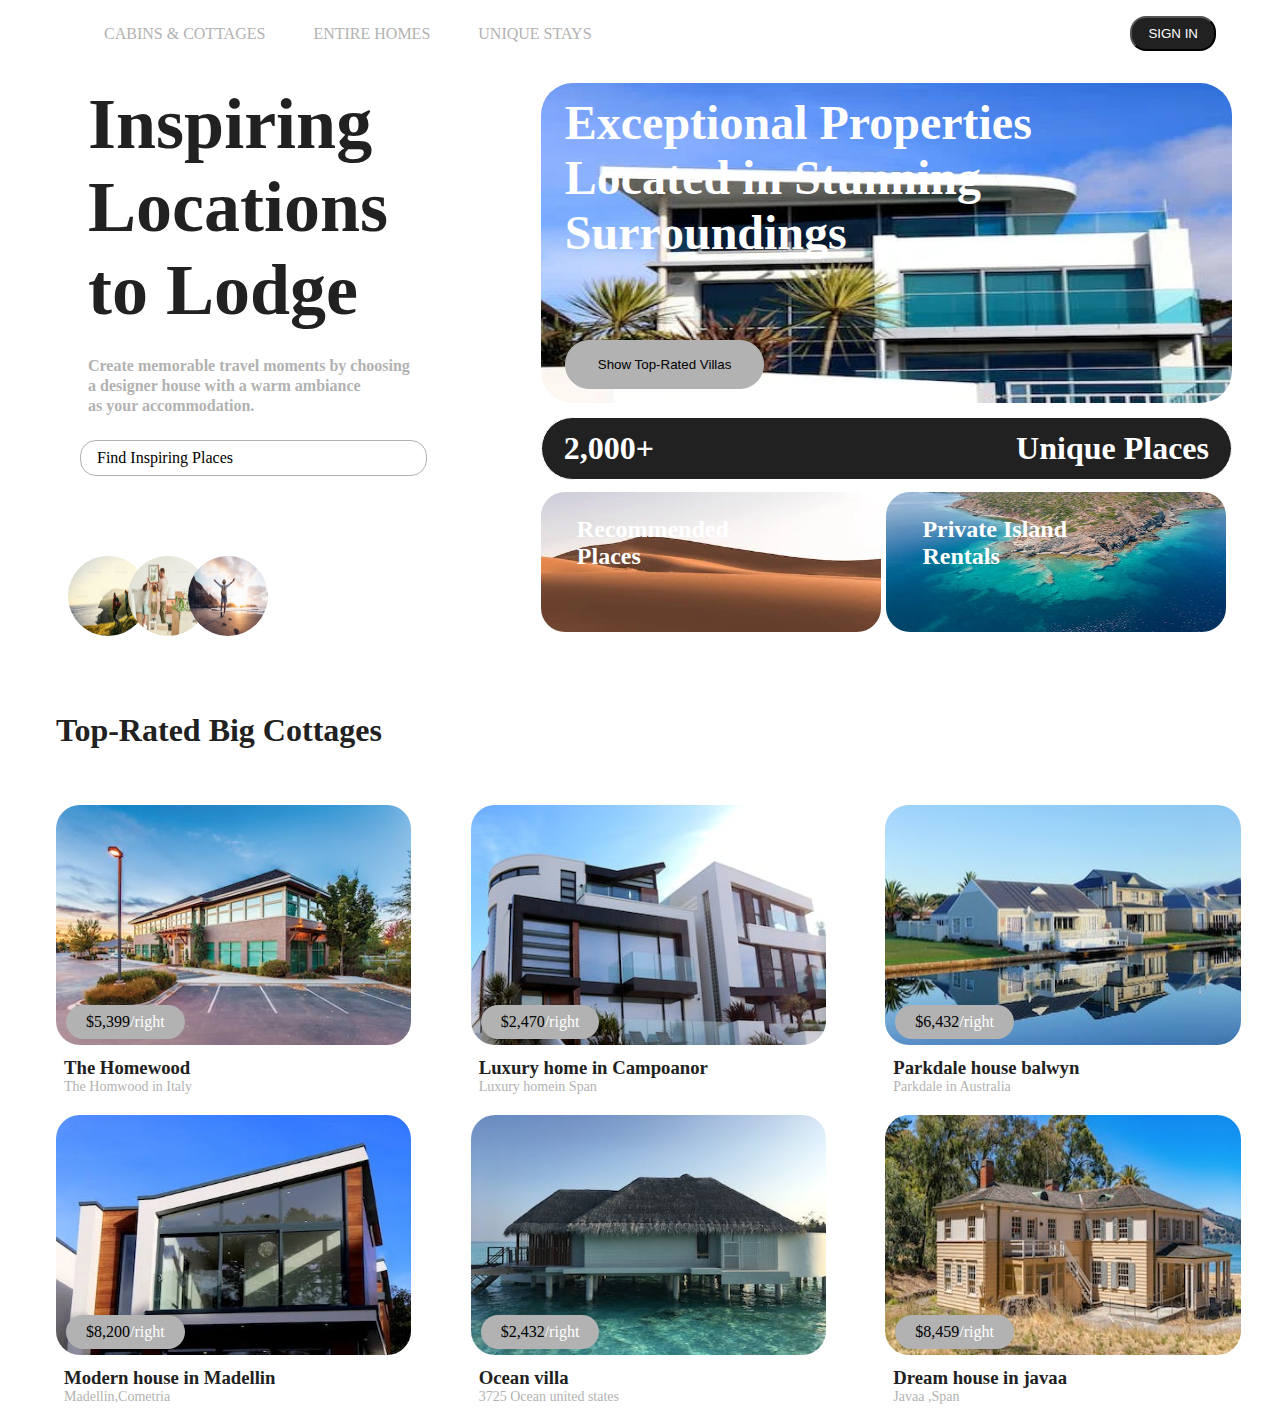
<file: index.html>
<!DOCTYPE html>
<html lang="en">

<head>
   <meta charset="UTF-8">
   <meta name="viewport" content="width=device-width, initial-scale=1.0">
   <title>Mirror House Sud</title>
   <link rel="stylesheet" href="./public/css/app.css" />
   <link rel="stylesheet" href="https://cdnjs.cloudflare.com/ajax/libs/font-awesome/6.4.2/css/all.min.css"
    integrity="sha512-z3gLpd7yknf1YoNbCzqRKc4qyor8gaKU1qmn+CShxbuBusANI9QpRohGBreCFkKxLhei6S9CQXFEbbKuqLg0DA=="
     crossorigin="anonymous" referrerpolicy="no-referrer" />
</head>

<body>
   <div class="container">
      <div class="nav">
         <div class="menu">
            <div><i class="fa-solid fa-house  icon"></i></div>
            <div>
               <ul>
                  <li>CABINS & COTTAGES</li>
                  <LI>ENTIRE HOMES</LI>
                  <LI>UNIQUE STAYS</LI>
               </ul>
            </div>
         </div>
         <div><button>SIGN IN</button></div>
      </div>
      <div class="hero">
         <div class="location">
            <div class="content">
               <div>
                  <h1>Inspiring <br>Locations<br> to Lodge</h1>
               </div>
               <div class="text">Create memorable travel moments by choosing<br> a designer house with a warm
                  ambiance<br> as your accommodation.</div>
            </div>
            <div class="place">
               <div class="search">
                  <div>Find Inspiring Places<input type="search"></div>
                  <div><i class="fa-solid fa-magnifying-glass glassicon"></i></div>
               </div>
            </div>

            <div class="sub-image">
               <div>
                  <ul>
                     <li>
                        <div><img src="./public/images/house/image1.jpg" /></div>
                     </li>
                     <li>
                        <div><img src="./public/images/house/image4.jpg" /></div>
                     </li>
                     <li>
                        <div><img src="./public/images/house/image3.jpg" /></div>
                     </li>
                  </ul>
               </div>
            </div>
         </div>
         <div class="picture">
            <div class="image">
               <div><img src="./public/images/house/image6.webp" /></div>
               <div class="content">
                  <DIV>
                     <p>Exceptional Properties<br> Located in Stunning <br>Surroundings</p>
                  </DIV>
                  <div><button>Show Top-Rated Villas</button></div>
               </div>
            </div>
            <div class="places">
               <h1>2,000+</h1>
               <h1>Unique Places</h1>
            </div>
            <div class="images">
               <div class="sub-picture">
                  <div class="sub-images"><img src="./public/images/house/desert.webp" /></div>
                  <div class="content">
                     <h3>Recommended <br>Places</h3>
                     <i class="fa-solid fa-location-dot placeicon"></i>
                  </div>
               </div>

               <div class="sub-picture">
                  <div class="sub-images"><img src="./public/images/house/island rentels.jpeg" /></div>
                  <div class="content">
                     <h3>Private Island<br> Rentals</h3>
                     <i class="fa-solid fa-location-dot placeicon"></i>
                  </div>
               </div>
            </div>
         </div>
      </div>
      <div class="home">
         <div>
            <h1>Top-Rated Big Cottages</h1>
         </div>
         <div class="footer">
            <div class="card">
               <div class="card-body">
                  <div class="card-picture"><img src="./public/images/house/image8.jpeg"></div>
                  <div class="card-price">$5,399<span>/right</span></div>
               </div>
               <div class="card-footer">
                  <div class="card-title"><h3>The Homewood</h3></div>
                  <div class="card-address"><p>The Homwood in Italy</p></div>
               </div>
            </div>
            <div class="card">
               <div class="card-body">
                  <div class="card-picture"><img src="./public/images/house/image9.jpeg"></div>
                  <div class="card-price">$2,470<span>/right</span></div>
               </div>
               <div class="card-footer">
                  <div class="card-title"><h3>Luxury home in Campoanor</h3></div>
                  <div class="card-address"><p>Luxury homein Span</p></div>
               </div>
            </div>
            <div class="card">
               <div class="card-body">
                  <div class="card-picture"><img src="./public/images/house/image10.jpeg"></div>
                  <div class="card-price">$6,432<span>/right</span></div>
               </div>
               <div class="card-footer">
                  <div class="card-title"><h3>Parkdale house balwyn</h3></div>
                  <div class="card-address"><p>Parkdale in Australia</p></div>
               </div>
            </div>
            <div class="card">
               <div class="card-body">
                  <div class="card-picture"><img src="./public/images/house/image11.webp"></div>
                  <div class="card-price">$8,200<span>/right</span></div>
               </div>
               <div class="card-footer">
                  <div class="card-title"><h3>Modern house in Madellin</h3></div>
                  <div class="card-address"><p>Madellin,Cometria</p></div>
               </div>
            </div>
            <div class="card">
               <div class="card-body">
                  <div class="card-picture"><img src="./public/images/house/image14.jpeg"></div>
                  <div class="card-price">$2,432<span>/right</span></div>
               </div>
               <div class="card-footer">
                  <div class="card-title"><h3>Ocean villa</h3></div>
                  <div class="card-address"><p>3725 Ocean united states</p></div>
               </div>
            </div>
            <div class="card">
               <div class="card-body">
                  <div class="card-picture"><img src="./public/images/house/image15.jpeg"></div>
                  <div class="card-price">$8,459<span>/right</span></div>
               </div>
               <div class="card-footer">
                  <div class="card-title"><h3>Dream house in javaa</h3></div>
                  <div class="card-address"><p>Javaa ,Span</p></div>
               </div>
            </div>
         </div>

      </div>
   </div>
   </div>

   </div>
   </div>
</body>

</html>
</file>
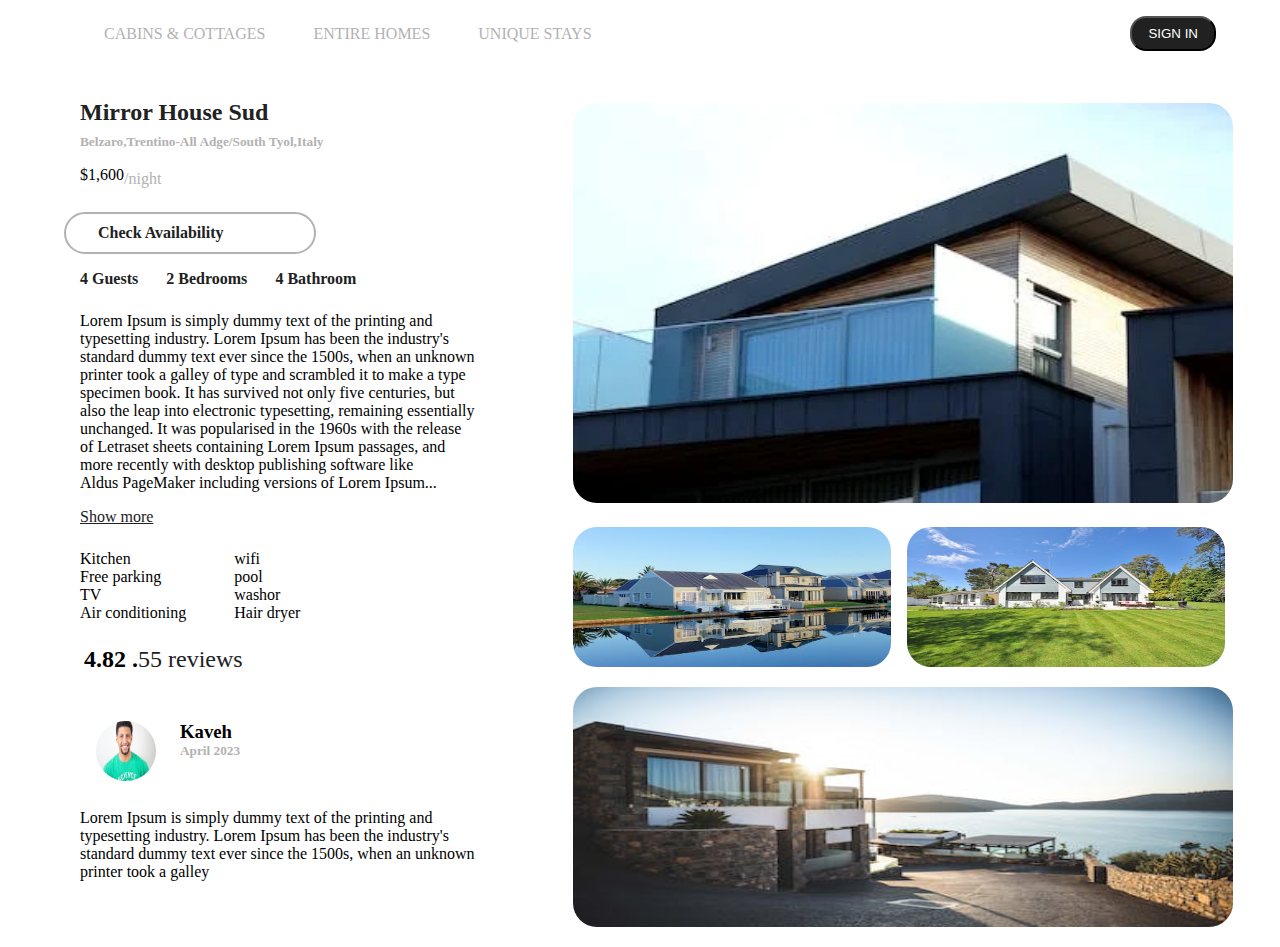
<file: details.html>
<!DOCTYPE html>
<html lang="en">
<head>
    <meta charset="UTF-8">
    <meta name="viewport" content="width=device-width, initial-scale=1.0">
    <title>Mirror House Sud</title>
    <link rel="stylesheet" href="./public/css/style.css" />
    <link rel="stylesheet" href="https://cdnjs.cloudflare.com/ajax/libs/font-awesome/6.4.2/css/all.min.css"
     integrity="sha512-z3gLpd7yknf1YoNbCzqRKc4qyor8gaKU1qmn+CShxbuBusANI9QpRohGBreCFkKxLhei6S9CQXFEbbKuqLg0DA=="
      crossorigin="anonymous" referrerpolicy="no-referrer" />
</head>
<body>
    <div class="container">
        <div class="nav">
           <div class="menu">
              <div><i class="fa-solid fa-house  icon"></i></div>
              <div>
                 <ul>
                    <li>CABINS & COTTAGES</li>
                    <LI>ENTIRE HOMES</LI>
                    <LI>UNIQUE STAYS</LI>
                 </ul>
              </div>
           </div>
           <div><button>SIGN IN</button></div>
        </div>
        <div class="hero">
           <div class="aside">
              <div class="card">
                <div class="card-title">
                  <h1>Mirror House Sud</h1>
                  <h5>Belzaro,Trentino-All Adge/South Tyol,Italy</h5>
               </div>
                <div class="card-price">$1,600<span>/night</span></div>
                <div class="card-available">
                   <div>Check Availability <i class="fa-solid fa-calendar-days  .calendaricon "></i></div>
                </div>
                <div class="card-icons">
                   <ul>
                     <li><div><i class="fa-solid fa-user .usericon"></i></div></i><span>4 Guests</span></li>
                       <li><div><i class="fa-solid fa-user .usericon"></i></div><span>2 Bedrooms</span></li>
                       <li><div><i class="fa-solid fa-user .usericon"></i></div><span>4 Bathroom</span></li>
                   </ul>
                </div>
                <div class="card-content">
                   <div class="card-text">
                     Lorem Ipsum is simply dummy text of the printing and <br>typesetting industry. Lorem Ipsum has been the industry's <br>standard dummy text ever since the 1500s, when an unknown<br> printer took a galley of type and scrambled it to make a type<br> specimen book. It has survived not only five centuries, but<br> also the leap into electronic typesetting, remaining essentially<br> unchanged. It was popularised in the 1960s with the release <br>of Letraset sheets containing Lorem Ipsum passages, and<br> more recently with desktop publishing software like<br> Aldus PageMaker including versions of Lorem Ipsum...
                   </div>
                   <div class="card-more"><a href="#">Show more</a></div>
                </div>
                <div class="card-detail">
                    <div>
                       <ul>
                         <li><i class="fa-solid fa-arrow-right .righticon"></i> Kitchen</li>
                         <li><i class="fa-solid fa-arrow-right .righticon"></i> Free parking</li>
                         <li><i class="fa-solid fa-arrow-right .righticon"></i> TV</li>
                         <li><i class="fa-solid fa-arrow-right .righticon"></i> Air conditioning</li>
                       </ul>
                    </div>
                    <div>
                     <ul>
                       <li><div><i class="fa-solid fa-arrow-right .righticon"></i> wifi</div></li>
                       <li><i class="fa-solid fa-arrow-right .righticon"></i> pool</li>
                       <li><i class="fa-solid fa-arrow-right .righticon"></i> washor </li>
                       <li><i class="fa-solid fa-arrow-right .righticon"></i> Hair dryer</li>
                     </ul>
                  </div>
                </div>
                <div class="card-review">
                     <h2><i class="fa-solid fa-star staricon"></i>4.82 .</h2>
                     <p>55 reviews</p>
                </div>
                <div class="card-footer">
                  <div class="card-comment">
                     <div class="card-image">
                        <img src="./public/images/house/personne.webp" />
                     </div>
                     <div class="card-text">
                           <h3>Kaveh</h3>
                           <h5>April 2023</h5>
                     </div>
                </div>
                <div>Lorem Ipsum is simply dummy text of the printing and <br> typesetting industry. Lorem Ipsum has been the industry's<br> standard dummy text ever since the 1500s, when an unknown <br>printer took a galley</div>
                </div>
              </div>
           </div>
           <div class="picture">
              <div class="first-image">
                  <div><img src="./public/images/house/first-image.webp" /></div>
              </div>
              <div class="sub-image">
                 <div><img src="./public/images/house/sub-image1.jpeg" /></div>
                 <div><img src="./public/images/house/sub-image2.jpeg" /></div>
              </div>
              <div class="last-image">
                <div><img src="./public/images/house/last-image.jpeg"/> </div>
              </div>
           </div>
        </div>
        </div>
</body>
</html>
</file>
<file: public/css/app.css>
*{
    margin:0;
    padding:0;
}
.nav{
    display: flex;
    flex-direction: row;
   align-items: center;
    justify-content: space-between;
    margin:0px 32px;
    padding:16px 32px;
}
.menu{
    display: flex;
    flex-direction: row;
    align-items: center;
    padding:0px 16px 0px 16px;

}
.menu ul{
    display: flex;
    flex-direction: row;
    align-items: center;
    list-style-type: none;
}

.menu img{
    padding:0px 16px 0px 16px;
}
.menu ul li{
    padding:0px 24px;
    color:#b2b2b2;

}
.nav button{
    border-radius: 16px;
    padding:8px 16px;
    background-color:#212121 ;
    color:#ffffff;
}
.hero{
    display: grid;
    grid-template-columns: 40% 60%;
    column-gap: 16px;
    margin:0px 32px;
    padding:16px 32px;
}
.location{
    display: flex;
    flex-direction: column;
    
}
.content h1{
    font-size: 72px;
    font-weight: bold;
    color:#212121;
    padding:0px 0px 24px 24px;
    
}
.content .text{
    font-weight: bold;
    color: #b2b2b2;
    line-height: 20px;
    padding:0px 0px 24px 24px; 
}
.place{
    padding:0px 0px 16px 16px;
}
.search{
    display: flex;
    justify-content: space-between;
    border:1px solid #b2b2b2;
    border-radius: 16px;
    padding:8px 16px;
    width: fit-content;
}
.search input{
    border:none;
}

.sub-image ul{
    display:flex;
    flex-direction:row;
    align-items: center;
    list-style-type: none;
    padding:64px 0px 0px 24px;
  
}

.sub-image ul li img{
    position:relative;
    border-radius: 60px;
    width:80px;
    height:80px;
    margin-left: -20px;
    
}
.image{
    position: relative;
    display: flex;
    flex-direction: column;
}
.image div img{
   width:100%;
   height:320px;
   border-radius: 32px;
}
.image .content{
    position: absolute;
    top:0;
    left:0;
}
.image .content p{
    padding:12px 0px 0px 24px;
    font-size:48px;
    font-weight: 900;
    color:#ffffff;
}
.content button{
    border:1px solid #b2b2b2;
    background-color: #b2b2b2;
    border-radius: 24px;
    padding:16px 32px;
    width:fit-content;
    margin:80px 0px 0px 24px;
}
.image .content a{
    text-decoration: none;
    color:#212121;
}
.picture .places{
    display: flex;
    flex-direction: row;
    justify-content: space-between;
    border:1px solid;
    background-color: #212121;
    padding:12px 22px;
    color:#ffffff;
    border-radius: 36px;
    margin:10px 0px 0px 0px;
}
.picture .images{
       display: flex;
       flex-direction: row;
       list-style-type: none;
      

}

.sub-picture{
    position: relative;
    width:100%;
}
.sub-picture .sub-images{
    width:340px;
    padding:12px 0px 0px 0px;
   
}
.sub-images  img{
   width:100% !important;
   height:140px;
   border-radius: 24px; 
}
.sub-picture .content{
     position: absolute;
     top:0;
     left:0;
     padding:36px 0px 0px 36px;   
}
.sub-picture .content h3{
    font-size: 24px;
    color:#ffffff;
    font-weight: 900;
}
.sub-picture .content .placeicon{
  padding:24px 0px 0px 0px ;
}
.home h1{
    padding: 56px 0px 0px 56px; 
    color:#212121;
}
.footer{
   display: grid;
   grid-template-columns: repeat(3,1fr);
   gap:20px;
   padding:56px 0px 16px 56px;
}
.card{
    display: flex;
    flex-direction: column;
}
.card-body{
    position: relative;
}
.card-body .card-picture{
    width:100%;
}
.card-body .card-picture img{
     border-radius: 24px;
     width:90% !important;
     height: 240px;
}
.card-body .card-price{
   position: absolute;
   bottom:10px;
   left:10px;
   z-index: 5;
   background-color:#b2b2b2;
   border-radius:24px;
   padding:8px 20px ;
   
}
.card-body .card-price span{
    color:#ffffff;
}
.card-footer {
    padding:8px 0px 0px 8px ;
}
.card-footer .card-title{
    color:#212121;
}
.card-footer .card-address{
    color:#b2b2b2;
    font-size: 14px;
}
.icon{
    font-size: 20px;
    color:#212121;
}
.glassicon{
    font-size: 20px;
}
.placeicon{
    font-size: 20px;
    color:#ffffff;
}
</file>
<file: public/css/style.css>
*{
    margin:0;
    padding:0;
}
.nav{
    display: flex;
    flex-direction: row;
   align-items: center;
    justify-content: space-between;
    margin:0px 32px;
    padding:16px 32px;
}
.menu{
    display: flex;
    flex-direction: row;
    align-items: center;
    padding:0px 16px 0px 16px;

}
.menu ul{
    display: flex;
    flex-direction: row;
    align-items: center;
    list-style-type: none;
}

.menu img{
    padding:0px 16px 0px 16px;
}
.menu ul li{
    padding:0px 24px;
    color:#b2b2b2;

}
.nav button{
    border-radius: 16px;
    padding:8px 16px;
    background-color:#212121 ;
    color:#ffffff;
}
.icon{
    font-size: 20px;
}
.hero{
    display: grid;
    grid-template-columns: 40% 60%;
    column-gap: 16px;
    margin:0px 32px;
    padding:16px 32px;
}
.card-title{
   padding:16px 0px 0px 16px;
}
.card-title h1{
    font-size: 24px;
    color:#212121;
}
.card-title h5{
    color:#b2b2b2;
    padding:8px 0px 0px 0px;

}
.card-price{
    padding:16px 0px 24px 16px;
    display: flex;
    flex-direction: row;
}
.card-price span{
    color:#b2b2b2;
    padding:4px 0px 0px 0px ;
}
.card-available{
    display: flex;
    flex-direction: row;
    justify-content: space-between;
    width:40% !important;
    padding:10px 32px;
    border-radius: 24px;
    border:2px solid #b2b2b2;
  
}
.calendaricon{
    font-size: 20px;
}
.card-available div{
    font-weight: 900;
    color:#212121;
}
.card-icons ul{
    display: flex;
    flex-direction: row;
     justify-content: space-between;
     list-style-type: none;
    width:60% !important;
    padding:16px 0px 0px 16px;

}
.card-icons ul li .usericon{
   padding:0px 0px 12px 0px ;
}
.card-icons ul li span{
    color:#212121;
    font-weight: bold;
}
.card-content .card-text{
    text-align:justify;
    text-justify: inter-word;
    padding:24px 0px 0px 16px;
}
.card-content .card-more{
    padding:16px 0px 0px 16px;
}
.card-content .card-more a{
    color:#212121;
}
.card-detail{
    display: flex;
    flex-direction: row;
    padding:24px 0px 0px 16px;
    column-gap:48px;
}
.card-detail div ul {
    list-style-type: none;
}
.card-detail div ul li .righticon{
     padding:0px 4px 0px 0px;
}
.card-review {
    display: flex;
    flex-direction: row;
    padding:24px 0px 0px 16px;
}
.card-review p{
    color:#212121;
     font-size: 24px;
}
.card-review .staricon{
    font-size: 16px;
    padding:4px 4px 0px 0px ;
}
.card-comment{
    display: flex;
    flex-direction: row;
    padding:24px 0px 0px 16px;
}
.card-comment .card-image{
    width:60px;
}
.card-comment .card-image img{
    width:100% !important;
    height:60px;
    border-radius: 36px; 
}
.card-comment .card-text{
    padding:24px 0px 0px 24px;
}
.card-comment .card-text h5{
    color:#b2b2b2;
}
.card-footer div{
    padding:24px 0px 0px 16px;
}
.picture{
    width:100%;
}
 .picture .first-image{
    padding:20px 32px;
    width: 100% !important;
 }
.picture .first-image img{
   width: 660px;
   height:400px;
   border-radius: 24px;
}
.picture .sub-image{
   display: grid;
   grid-template-columns: repeat(2,1fr);
   column-gap: 10px;
   padding:0px 0px 0px 32px;
    
}
 .picture .sub-image img{
    width:318px;
    height:140px;
    border-radius: 24px; 
}
.picture .last-image{
    padding:16px 0px 0px 32px;
    width:100%;
}
.picture .last-image img{
    width:660px;
    height:240px;
    border-radius: 24px;
}
</file>
